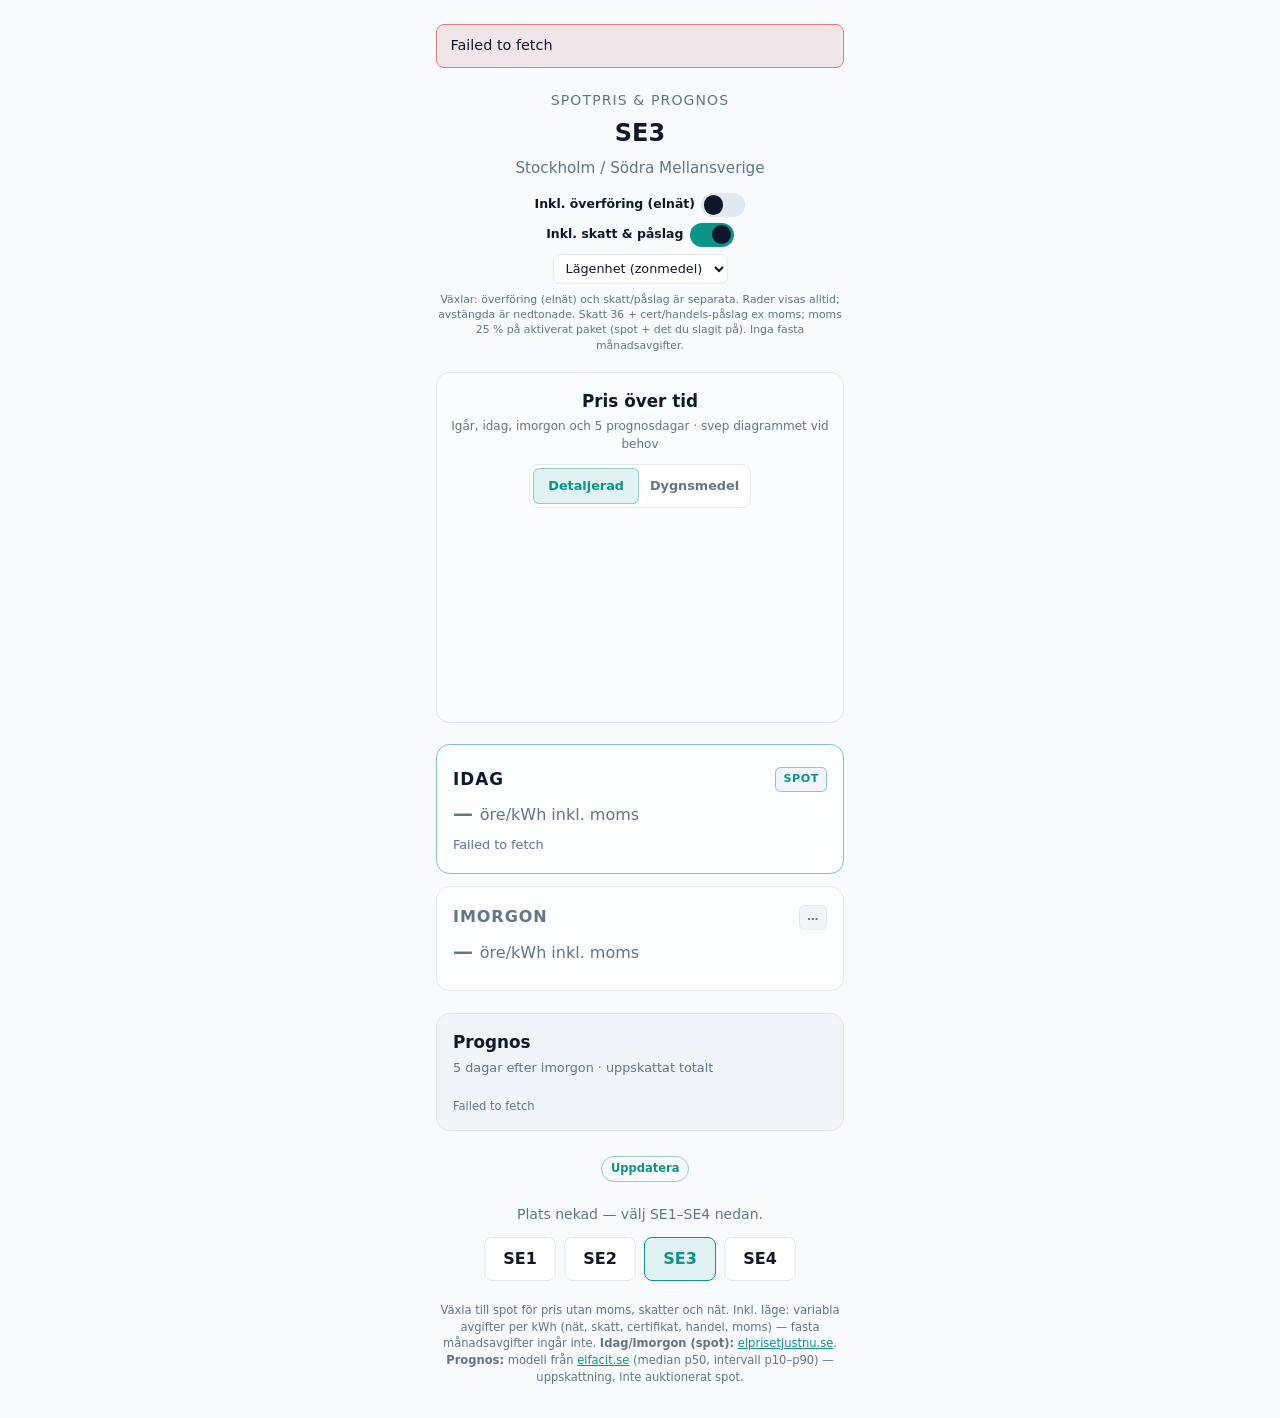
<file: index.html>
<!DOCTYPE html>
<html lang="sv">
  <head>
    <meta charset="utf-8" />
    <meta name="viewport" content="width=device-width, initial-scale=1" />
    <meta name="description" content="Dagens elspotpris, imorgon och prognos för ditt elområde" />
    <title>Elpris — idag &amp; prognos</title>
    <link rel="stylesheet" href="styles.css" />
  </head>
  <body>
    <main class="page" id="main">
      <div
        id="app-status"
        class="app-status"
        role="status"
        aria-live="polite"
        hidden
      ></div>

      <header class="header">
        <p class="eyebrow">Spotpris &amp; prognos</p>
        <h1 class="zone-label" id="zone-label">—</h1>
        <p class="zone-sub" id="zone-sub" aria-live="polite"></p>
        <div class="fee-controls">
          <div class="fee-toggles" role="group" aria-label="Prisberäkning">
            <label class="fee-switch" for="include-grid">
              <span class="fee-switch__label">Inkl. överföring (elnät)</span>
              <input
                type="checkbox"
                id="include-grid"
                class="fee-switch__input"
                role="switch"
                aria-checked="false"
              />
              <span class="fee-switch__track" aria-hidden="true"></span>
            </label>
            <label class="fee-switch" for="include-addons">
              <span class="fee-switch__label">Inkl. skatt &amp; påslag</span>
              <input
                type="checkbox"
                id="include-addons"
                class="fee-switch__input"
                checked
                role="switch"
                aria-checked="true"
              />
              <span class="fee-switch__track" aria-hidden="true"></span>
            </label>
          </div>
          <label class="fee-profile" for="net-profile">
            <span class="visually-hidden">Nätprofil</span>
            <select id="net-profile" class="fee-profile__select" aria-label="Nätprofil för beräkning"></select>
          </label>
        </div>
        <p class="fee-hint" id="fee-hint"></p>
      </header>

      <section class="price-chart-section price-chart-section--primary" aria-labelledby="chart-heading">
        <div class="price-chart-section__head">
          <h2 id="chart-heading" class="price-chart-section__title">Pris över tid</h2>
          <p class="price-chart-section__sub" id="chart-sub">
            Igår, idag, imorgon och 5 prognosdagar · svep diagrammet vid behov
          </p>
          <div class="chart-mode" role="group" aria-label="Diagramupplösning">
            <button
              type="button"
              class="chart-mode__btn"
              id="chart-mode-detailed"
              data-chart-mode="detaljerad"
              aria-pressed="true"
            >
              Detaljerad
            </button>
            <button
              type="button"
              class="chart-mode__btn"
              id="chart-mode-daily"
              data-chart-mode="dygnsmedel"
              aria-pressed="false"
            >
              Dygnsmedel
            </button>
          </div>
        </div>
        <div id="price-chart" class="price-chart" aria-live="polite"></div>
      </section>

      <section class="prices" aria-labelledby="prices-heading">
        <h2 id="prices-heading" class="visually-hidden">Idag och imorgon</h2>

        <article class="price-block price-block--today" aria-labelledby="today-label">
          <div class="price-block__head">
            <h3 class="price-block__title" id="today-label">Idag</h3>
            <span class="badge badge--spot" id="today-badge">Spot</span>
          </div>
          <p class="price-block__value" id="today-value" aria-live="polite">
            <span class="price-number" id="today-number">—</span>
            <span class="price-unit">öre/kWh</span>
          </p>
          <div class="price-block__fees" id="today-fees" hidden></div>
          <p class="price-block__meta" id="today-meta"></p>
        </article>

        <article class="price-block price-block--tomorrow" aria-labelledby="tomorrow-label">
          <div class="price-block__head">
            <h3 class="price-block__title" id="tomorrow-label">Imorgon</h3>
            <span class="badge" id="tomorrow-badge">…</span>
          </div>
          <p class="price-block__value" id="tomorrow-value" aria-live="polite">
            <span class="price-number" id="tomorrow-number">—</span>
            <span class="price-unit">öre/kWh</span>
          </p>
          <div class="price-block__fees" id="tomorrow-fees" hidden></div>
          <p class="price-block__meta" id="tomorrow-meta"></p>
        </article>
      </section>

      <section class="forecast" aria-labelledby="forecast-heading">
        <div class="forecast__head">
          <h2 class="forecast__title" id="forecast-heading">Prognos</h2>
          <p class="forecast__sub" id="forecast-sub">5 dagar framåt (medel per dygn)</p>
        </div>
        <ol class="forecast-list" id="forecast-list" aria-live="polite"></ol>
        <p class="forecast-note" id="forecast-note"></p>
      </section>

      <div class="updated-row">
        <p class="updated" id="updated-at" aria-live="polite"></p>
        <button type="button" class="refresh-btn" id="refresh-prices">Uppdatera</button>
      </div>

      <nav class="zones" aria-label="Välj elområde">
        <p class="zones-hint" id="zones-hint">Hämtar plats …</p>
        <div class="zone-buttons" role="group" aria-label="Elområde SE1–SE4">
          <button type="button" class="zone-btn" data-zone="SE1">SE1</button>
          <button type="button" class="zone-btn" data-zone="SE2">SE2</button>
          <button type="button" class="zone-btn" data-zone="SE3">SE3</button>
          <button type="button" class="zone-btn" data-zone="SE4">SE4</button>
        </div>
      </nav>

      <footer class="footer">
        <p class="disclaimer">
          Växla till spot för pris utan moms, skatter och nät.
          Inkl. läge: variabla avgifter per kWh (nät, skatt, certifikat, handel, moms) —
          fasta månadsavgifter ingår inte.
          <strong>Idag/imorgon (spot):</strong>
          <a href="https://www.elprisetjustnu.se/elpris-api" rel="noopener noreferrer"
            >elprisetjustnu.se</a
          >.
          <strong>Prognos:</strong> modell från
          <a href="https://elfacit.se/elpris-nasta-vecka" rel="noopener noreferrer">elfacit.se</a>
          (median p50, intervall p10–p90) — uppskattning, inte auktionerat spot.
        </p>
      </footer>
    </main>
    <script src="fees.js?v=6"></script>
    <script src="chart.js?v=6"></script>
    <script src="app.js?v=6" defer></script>
  </body>
</html>
</file>
<file: styles.css>
:root {
  color-scheme: light dark;
  --bg: #0f1419;
  --fg: #f4f7fb;
  --muted: #9aa8b8;
  --accent: #5eead4;
  --accent-dim: #3cb8a8;
  --border: #2a3544;
  --btn-bg: #1a2330;
  --btn-active: #243044;
  --forecast-bg: #141c26;
  --font: system-ui, -apple-system, "Segoe UI", Roboto, "Helvetica Neue", sans-serif;
  --chart-spot: var(--accent);
  --chart-forecast: #a78bfa;
  --chart-cheap: #34d399;
  --chart-mid: #facc15;
  --chart-hot: #f87171;
}

@media (prefers-color-scheme: light) {
  :root {
    --bg: #f8fafc;
    --fg: #0f172a;
    --muted: #64748b;
    --accent: #0d9488;
    --accent-dim: #0f766e;
    --border: #e2e8f0;
    --btn-bg: #ffffff;
    --btn-active: #e0f2f1;
    --forecast-bg: #f1f5f9;
    --chart-forecast: #7c3aed;
    --chart-cheap: #10b981;
    --chart-mid: #eab308;
    --chart-hot: #ef4444;
  }
}

*,
*::before,
*::after {
  box-sizing: border-box;
}

html {
  font-size: 100%;
}

body {
  margin: 0;
  min-height: 100dvh;
  font-family: var(--font);
  background: var(--bg);
  color: var(--fg);
  line-height: 1.5;
}

.page {
  max-width: 28rem;
  margin: 0 auto;
  padding: 1.5rem 1.25rem 2rem;
  display: flex;
  flex-direction: column;
  gap: 1.35rem;
  min-height: 100dvh;
}

.app-status {
  margin: 0;
  padding: 0.65rem 0.85rem;
  font-size: 0.9rem;
  border-radius: 0.5rem;
  border: 1px solid var(--border);
  background: var(--forecast-bg);
  color: var(--fg);
}

.app-status--loading {
  color: var(--muted);
}

.app-status--error {
  border-color: #e87979;
  background: color-mix(in srgb, #e87979 12%, var(--forecast-bg));
  color: var(--fg);
}

.header {
  text-align: center;
}

.eyebrow {
  margin: 0 0 0.25rem;
  font-size: 0.875rem;
  text-transform: uppercase;
  letter-spacing: 0.08em;
  color: var(--muted);
}

.zone-label {
  margin: 0;
  font-size: 1.5rem;
  font-weight: 600;
}

.zone-sub {
  margin: 0.35rem 0 0;
  font-size: 0.95rem;
  color: var(--muted);
}

.fee-controls {
  margin-top: 0.85rem;
  display: flex;
  flex-direction: column;
  align-items: center;
  gap: 0.45rem;
}

.fee-toggles {
  display: flex;
  flex-wrap: wrap;
  justify-content: center;
  align-items: center;
  gap: 0.35rem 0.75rem;
  max-width: 22rem;
}

.fee-switch {
  display: inline-flex;
  align-items: center;
  gap: 0.4rem;
  cursor: pointer;
  user-select: none;
}

.fee-switch__label {
  font-size: 0.78rem;
  font-weight: 600;
  line-height: 1.2;
  text-align: left;
}

.fee-switch__input {
  position: absolute;
  opacity: 0;
  width: 1px;
  height: 1px;
}

.fee-switch__track {
  width: 2.75rem;
  height: 1.5rem;
  border-radius: 1rem;
  background: var(--border);
  position: relative;
  transition: background 0.15s;
  flex-shrink: 0;
  pointer-events: none;
}

.fee-switch__track::after {
  content: '';
  position: absolute;
  top: 0.15rem;
  left: 0.15rem;
  width: 1.2rem;
  height: 1.2rem;
  border-radius: 50%;
  background: var(--fg);
  transition: transform 0.15s;
}

.fee-switch__input:checked + .fee-switch__track {
  background: var(--accent);
}

.fee-switch__input:checked + .fee-switch__track::after {
  transform: translateX(1.25rem);
}

.fee-switch__input:focus-visible + .fee-switch__track {
  outline: 2px solid var(--accent);
  outline-offset: 2px;
}

.fee-profile__select {
  font: inherit;
  font-size: 0.8rem;
  padding: 0.35rem 0.5rem;
  border-radius: 0.45rem;
  border: 1px solid var(--border);
  background: var(--btn-bg);
  color: var(--fg);
  max-width: 100%;
}

.fee-hint {
  margin: 0.5rem 0 0;
  font-size: 0.68rem;
  line-height: 1.4;
  color: var(--muted);
  text-align: center;
}

[hidden].fee-hint {
  display: none;
}

.prices {
  display: flex;
  flex-direction: column;
  gap: 0.75rem;
}

.price-block {
  padding: 1.1rem 1rem;
  border: 1px solid var(--border);
  border-radius: 0.85rem;
  background: color-mix(in srgb, var(--btn-bg) 60%, transparent);
}

.price-block--today {
  padding: 1.35rem 1rem 1.2rem;
  border-color: color-mix(in srgb, var(--accent) 45%, var(--border));
}

.price-block__head {
  display: flex;
  align-items: center;
  justify-content: space-between;
  gap: 0.5rem;
  margin-bottom: 0.35rem;
}

.price-block__title {
  margin: 0;
  font-size: 1rem;
  font-weight: 600;
  text-transform: uppercase;
  letter-spacing: 0.06em;
  color: var(--muted);
}

.price-block--today .price-block__title {
  font-size: 1.05rem;
  color: var(--fg);
}

.badge {
  font-size: 0.7rem;
  font-weight: 600;
  text-transform: uppercase;
  letter-spacing: 0.04em;
  padding: 0.2rem 0.45rem;
  border-radius: 0.35rem;
  background: var(--forecast-bg);
  color: var(--muted);
  border: 1px solid var(--border);
}

.badge--spot {
  color: var(--accent);
  border-color: color-mix(in srgb, var(--accent) 40%, var(--border));
}

.badge--forecast {
  color: #c4b5fd;
  border-color: #6d28d9;
}

@media (prefers-color-scheme: light) {
  .badge--forecast {
    color: #5b21b6;
    border-color: #c4b5fd;
    background: #ede9fe;
  }
}

.price-block__value {
  margin: 0;
  display: flex;
  flex-wrap: wrap;
  align-items: baseline;
  gap: 0.3rem 0.45rem;
}

.price-number {
  font-weight: 700;
  font-variant-numeric: tabular-nums;
  letter-spacing: -0.02em;
  color: var(--accent);
}

.price-block--today .price-number {
  font-size: clamp(2.75rem, 13vw, 3.75rem);
}

.price-block--tomorrow .price-number {
  font-size: clamp(2.1rem, 10vw, 2.75rem);
}

.price-unit {
  font-size: 1rem;
  color: var(--muted);
}

.price-block__fees[hidden] {
  display: none;
}

.price-block__fees {
  margin: 0.28rem 0 0;
  padding: 0.35rem 0.4rem;
  font-size: 0.68rem;
  line-height: 1.2;
  color: var(--fg);
  background: color-mix(in srgb, var(--forecast-bg) 85%, transparent);
  border-radius: 0.4rem;
  border: 1px solid var(--border);
}

.fee-pivot {
  width: 100%;
  border-collapse: collapse;
  font-size: 0.66rem;
  line-height: 1.15;
}

.fee-pivot__caption {
  margin: 0 0 0.2rem;
  padding: 0;
  text-align: left;
  font-size: 0.58rem;
  font-weight: 600;
  letter-spacing: 0.03em;
  color: var(--muted);
}

.fee-pivot__row th,
.fee-pivot__row td {
  padding: 0.14rem 0.05rem;
  vertical-align: middle;
  border-bottom: 1px solid color-mix(in srgb, var(--border) 65%, transparent);
}

.fee-pivot__row th {
  text-align: left;
  font-weight: 500;
  color: var(--muted);
  font-size: 0.64rem;
  padding-right: 0.35rem;
  line-height: 1.2;
}

.fee-pivot__row--spot th {
  color: var(--fg);
  font-weight: 600;
}

.fee-pivot__amount {
  text-align: right;
  white-space: nowrap;
  width: 38%;
}

.fee-pivot__value {
  display: inline;
  font-weight: 600;
  font-variant-numeric: tabular-nums;
  font-family: ui-monospace, SFMono-Regular, Menlo, Consolas, monospace;
  font-size: 0.7rem;
  color: var(--fg);
}

.fee-pivot__hint {
  display: inline;
  font-size: 0.56rem;
  color: var(--muted);
  font-weight: 400;
}

.fee-pivot__row--vat th {
  font-style: italic;
}

.fee-pivot__row--off th,
.fee-pivot__row--off td {
  opacity: 0.42;
}

.fee-pivot__row--off .fee-pivot__value {
  text-decoration: line-through;
  text-decoration-color: color-mix(in srgb, var(--muted) 70%, transparent);
}

.fee-pivot__row--off .fee-pivot__hint::after {
  content: ' · av';
  font-size: 0.52rem;
}

.fee-pivot__row--addon th,
.fee-pivot__row--addon .fee-pivot__value {
  font-weight: 600;
  color: var(--accent-dim);
}

.fee-pivot__row--total th,
.fee-pivot__row--total .fee-pivot__value {
  font-weight: 700;
  font-size: 0.74rem;
  color: var(--accent);
}

.fee-pivot tfoot .fee-pivot__row th,
.fee-pivot tfoot .fee-pivot__row td {
  border-bottom: none;
  border-top: 1px solid color-mix(in srgb, var(--accent) 40%, var(--border));
  padding-top: 0.18rem;
}

.price-block__meta {
  margin: 0.45rem 0 0;
  font-size: 0.8rem;
  color: var(--muted);
}

.price-chart-section {
  padding: 1rem 0.75rem 0.85rem;
  border: 1px solid var(--border);
  border-radius: 0.85rem;
  background: color-mix(in srgb, var(--btn-bg) 50%, transparent);
}

.price-chart-section--primary {
  margin-top: -0.15rem;
}

.price-chart-section__head {
  margin-bottom: 0.5rem;
  text-align: center;
}

.price-chart-section__title {
  margin: 0;
  font-size: 1.05rem;
  font-weight: 600;
}

.price-chart-section__sub {
  margin: 0.2rem 0 0;
  font-size: 0.75rem;
  color: var(--muted);
}

.chart-mode {
  display: inline-flex;
  margin-top: 0.65rem;
  padding: 0.2rem;
  gap: 0.15rem;
  border-radius: 0.55rem;
  border: 1px solid var(--border);
  background: var(--btn-bg);
}

.chart-mode__btn {
  flex: 1;
  min-width: 6.5rem;
  min-height: 2.25rem;
  padding: 0.4rem 0.55rem;
  font: inherit;
  font-size: 0.8rem;
  font-weight: 600;
  color: var(--muted);
  background: transparent;
  border: none;
  border-radius: 0.4rem;
  cursor: pointer;
}

.chart-mode__btn:hover {
  color: var(--fg);
}

.chart-mode__btn:focus-visible {
  outline: 2px solid var(--accent);
  outline-offset: 1px;
}

.chart-mode__btn[aria-pressed='true'] {
  color: var(--accent);
  background: var(--btn-active);
  box-shadow: inset 0 0 0 1px color-mix(in srgb, var(--accent) 35%, var(--border));
}

.price-chart {
  min-height: 12rem;
  display: flex;
  flex-direction: column;
  align-items: stretch;
  gap: 0.5rem;
}

.price-chart__empty {
  margin: 2rem 0;
  text-align: center;
  font-size: 0.85rem;
  color: var(--muted);
}

.price-chart__scroll {
  overflow-x: auto;
  overflow-y: hidden;
  -webkit-overflow-scrolling: touch;
  margin: 0 -0.35rem;
  padding: 0 0.35rem 0.15rem;
  scrollbar-width: thin;
}

.price-chart__scroll:focus-visible {
  outline: 2px solid var(--accent);
  outline-offset: 2px;
  border-radius: 0.35rem;
}

.price-chart__scroll-hint {
  margin: 0 0 0.35rem;
  font-size: 0.68rem;
  text-align: center;
  color: var(--chart-forecast);
  font-weight: 600;
}

.price-chart__scroll-hint[hidden] {
  display: none;
}

.price-chart__prognos-divider {
  stroke: var(--chart-forecast);
  stroke-width: 1.25;
  stroke-dasharray: 3 4;
  opacity: 0.55;
}

.price-chart__segment-line--forecast {
  filter: drop-shadow(0 0 1px color-mix(in srgb, var(--chart-forecast) 40%, transparent));
}

.price-chart__dot--forecast {
  opacity: 1;
}

.price-chart__svg {
  width: 100%;
  height: auto;
  display: block;
  overflow: visible;
}

.price-chart--wide .price-chart__svg {
  width: auto;
  min-width: 100%;
}

.price-chart__grid line {
  stroke: var(--border);
  stroke-width: 1;
  stroke-dasharray: 2 4;
  opacity: 0.85;
}

.price-chart__ylabel,
.price-chart__xlabel {
  font-size: 8px;
  fill: var(--muted);
  font-family: var(--font);
}

.price-chart__day-label {
  font-size: 9px;
  font-weight: 600;
  fill: var(--muted);
  font-family: var(--font);
  text-transform: uppercase;
  letter-spacing: 0.04em;
}

.price-chart__band {
  fill: var(--border);
  opacity: 0.12;
}

.price-chart__band--alt {
  opacity: 0.22;
}

.price-chart__day-divider {
  stroke: color-mix(in srgb, var(--fg) 22%, var(--border));
  stroke-width: 1;
  stroke-dasharray: 2 3;
  pointer-events: none;
}

.price-chart__day-avg {
  font-size: 9px;
  font-weight: 700;
  fill: var(--accent);
  font-variant-numeric: tabular-nums;
}

.price-chart__day-avg--prognos {
  fill: var(--chart-forecast);
}

.price-chart__band--today {
  fill: var(--accent);
  opacity: 0.08;
}

.price-chart__band--forecast-day {
  fill: color-mix(in srgb, var(--chart-forecast) 22%, transparent);
  opacity: 0.35;
}

.price-chart__day-label--prognos {
  font-size: 8px;
  fill: color-mix(in srgb, var(--chart-forecast) 70%, var(--muted));
}

.price-chart__mean-line {
  stroke: var(--chart-mid);
  stroke-width: 1;
  stroke-dasharray: 4 3;
  opacity: 0.65;
}

.price-chart__legend {
  display: flex;
  flex-wrap: wrap;
  justify-content: center;
  gap: 0.65rem 1rem;
  font-size: 0.72rem;
  color: var(--muted);
}

.price-chart__legend-item {
  display: inline-flex;
  align-items: center;
  gap: 0.35rem;
}

.price-chart__swatch {
  width: 1.25rem;
  height: 0.2rem;
  border-radius: 1px;
  flex-shrink: 0;
}

.price-chart__swatch--spot {
  background: var(--chart-spot);
}

.price-chart__swatch--forecast {
  background: repeating-linear-gradient(
    90deg,
    var(--chart-forecast) 0 4px,
    transparent 4px 7px
  );
  height: 2px;
}

.price-chart__scale {
  margin-top: 0.35rem;
  text-align: center;
}

.price-chart__scale-title {
  margin: 0 0 0.35rem;
  font-size: 0.68rem;
  font-weight: 600;
  text-transform: uppercase;
  letter-spacing: 0.05em;
  color: var(--muted);
}

.price-chart__scale-bar {
  height: 0.55rem;
  border-radius: 0.35rem;
  border: 1px solid var(--border);
  background: linear-gradient(
    90deg,
    var(--chart-cheap) 0%,
    var(--chart-mid) 50%,
    var(--chart-hot) 100%
  );
}

.price-chart__scale-labels {
  display: grid;
  grid-template-columns: 1fr 1fr 1fr;
  gap: 0.25rem;
  margin-top: 0.35rem;
  font-size: 0.65rem;
  color: var(--muted);
}

.price-chart__scale-labels strong {
  display: block;
  margin-top: 0.1rem;
  font-size: 0.82rem;
  font-variant-numeric: tabular-nums;
  color: var(--fg);
}

.price-chart__scale-note {
  margin: 0.35rem 0 0;
  font-size: 0.62rem;
  color: var(--muted);
  line-height: 1.35;
}

.price-chart__legend--type {
  margin-top: 0.15rem;
}

.forecast {
  padding: 1rem;
  border: 1px solid var(--border);
  border-radius: 0.85rem;
  background: var(--forecast-bg);
}

.forecast__head {
  margin-bottom: 0.65rem;
}

.forecast__title {
  margin: 0;
  font-size: 1.05rem;
  font-weight: 600;
}

.forecast__sub {
  margin: 0.15rem 0 0;
  font-size: 0.8rem;
  color: var(--muted);
}

.forecast-list {
  margin: 0;
  padding: 0;
  list-style: none;
  display: flex;
  flex-direction: column;
  gap: 0.45rem;
}

.forecast-row {
  display: grid;
  grid-template-columns: 1fr auto;
  gap: 0.25rem 0.75rem;
  align-items: baseline;
  padding: 0.55rem 0;
  border-bottom: 1px solid var(--border);
}

.forecast-row:last-child {
  border-bottom: none;
  padding-bottom: 0;
}

.forecast-row__day {
  font-size: 0.95rem;
  font-weight: 500;
}

.forecast-row__value {
  font-size: 1.2rem;
  font-weight: 700;
  font-variant-numeric: tabular-nums;
  color: var(--accent-dim);
  text-align: right;
}

.forecast-row__fees {
  grid-column: 1 / -1;
  margin: 0.1rem 0 0.05rem;
  padding: 0.3rem 0.35rem;
  border-radius: 0.35rem;
  background: color-mix(in srgb, var(--forecast-bg) 75%, transparent);
  border: 1px solid var(--border);
}

.forecast-row__fees .fee-pivot__caption {
  margin-bottom: 0.12rem;
}

.forecast-row {
  gap: 0.2rem 0.65rem;
  padding: 0.45rem 0;
}

.forecast-row__range {
  grid-column: 1 / -1;
  font-size: 0.75rem;
  color: var(--muted);
}

.forecast-note {
  margin: 0.65rem 0 0;
  font-size: 0.72rem;
  color: var(--muted);
  line-height: 1.4;
}

.updated-row {
  display: flex;
  flex-wrap: wrap;
  align-items: center;
  justify-content: center;
  gap: 0.35rem 0.65rem;
  margin: 0.25rem 0 0;
}

.updated {
  margin: 0;
  text-align: center;
  font-size: 0.8rem;
  color: var(--muted);
}

.refresh-btn {
  margin: 0;
  padding: 0.2rem 0.55rem;
  font: inherit;
  font-size: 0.72rem;
  font-weight: 600;
  color: var(--accent);
  background: transparent;
  border: 1px solid color-mix(in srgb, var(--accent) 35%, var(--border));
  border-radius: 999px;
  cursor: pointer;
}

.refresh-btn:hover {
  background: color-mix(in srgb, var(--accent) 12%, transparent);
}

.refresh-btn:focus-visible {
  outline: 2px solid var(--accent);
  outline-offset: 2px;
}

.zones {
  text-align: center;
}

.zones-hint {
  margin: 0 0 0.75rem;
  font-size: 0.875rem;
  color: var(--muted);
}

.zone-buttons {
  display: flex;
  gap: 0.5rem;
  justify-content: center;
}

.zone-btn {
  flex: 1;
  max-width: 4.5rem;
  min-height: 2.75rem;
  padding: 0.5rem;
  font: inherit;
  font-size: 1rem;
  font-weight: 600;
  color: var(--fg);
  background: var(--btn-bg);
  border: 1px solid var(--border);
  border-radius: 0.5rem;
  cursor: pointer;
  transition: background 0.15s, border-color 0.15s;
}

.zone-btn:hover {
  border-color: var(--accent);
}

.zone-btn:focus-visible {
  outline: 2px solid var(--accent);
  outline-offset: 2px;
}

.zone-btn[aria-pressed='true'] {
  background: var(--btn-active);
  border-color: var(--accent);
  color: var(--accent);
}

.footer {
  margin-top: auto;
}

.disclaimer {
  margin: 0;
  font-size: 0.72rem;
  line-height: 1.45;
  color: var(--muted);
  text-align: center;
}

.disclaimer a {
  color: var(--accent);
}

.disclaimer strong {
  font-weight: 600;
}

.visually-hidden {
  position: absolute;
  width: 1px;
  height: 1px;
  padding: 0;
  margin: -1px;
  overflow: hidden;
  clip: rect(0, 0, 0, 0);
  white-space: nowrap;
  border: 0;
}

.is-loading .price-number {
  opacity: 0.45;
}

.is-error .price-number {
  color: var(--muted);
  font-size: 1.25rem;
}
</file>
